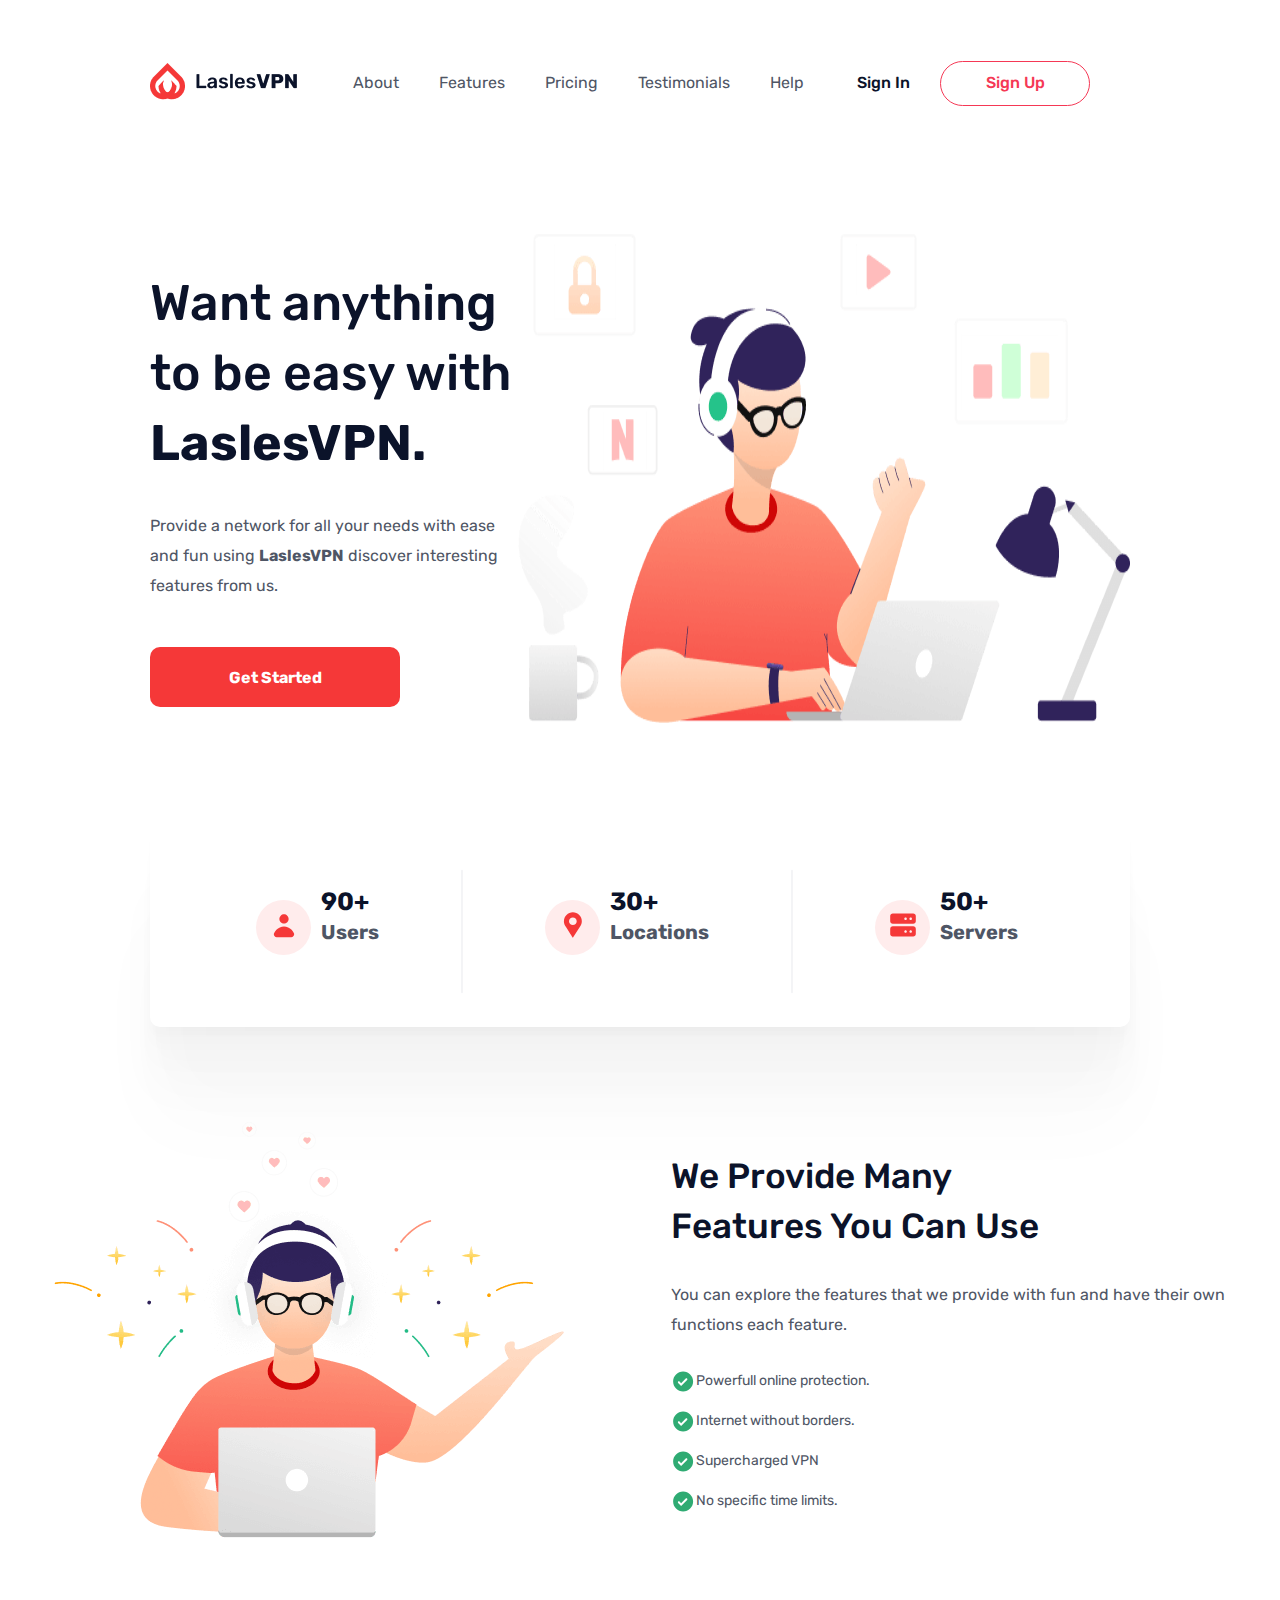
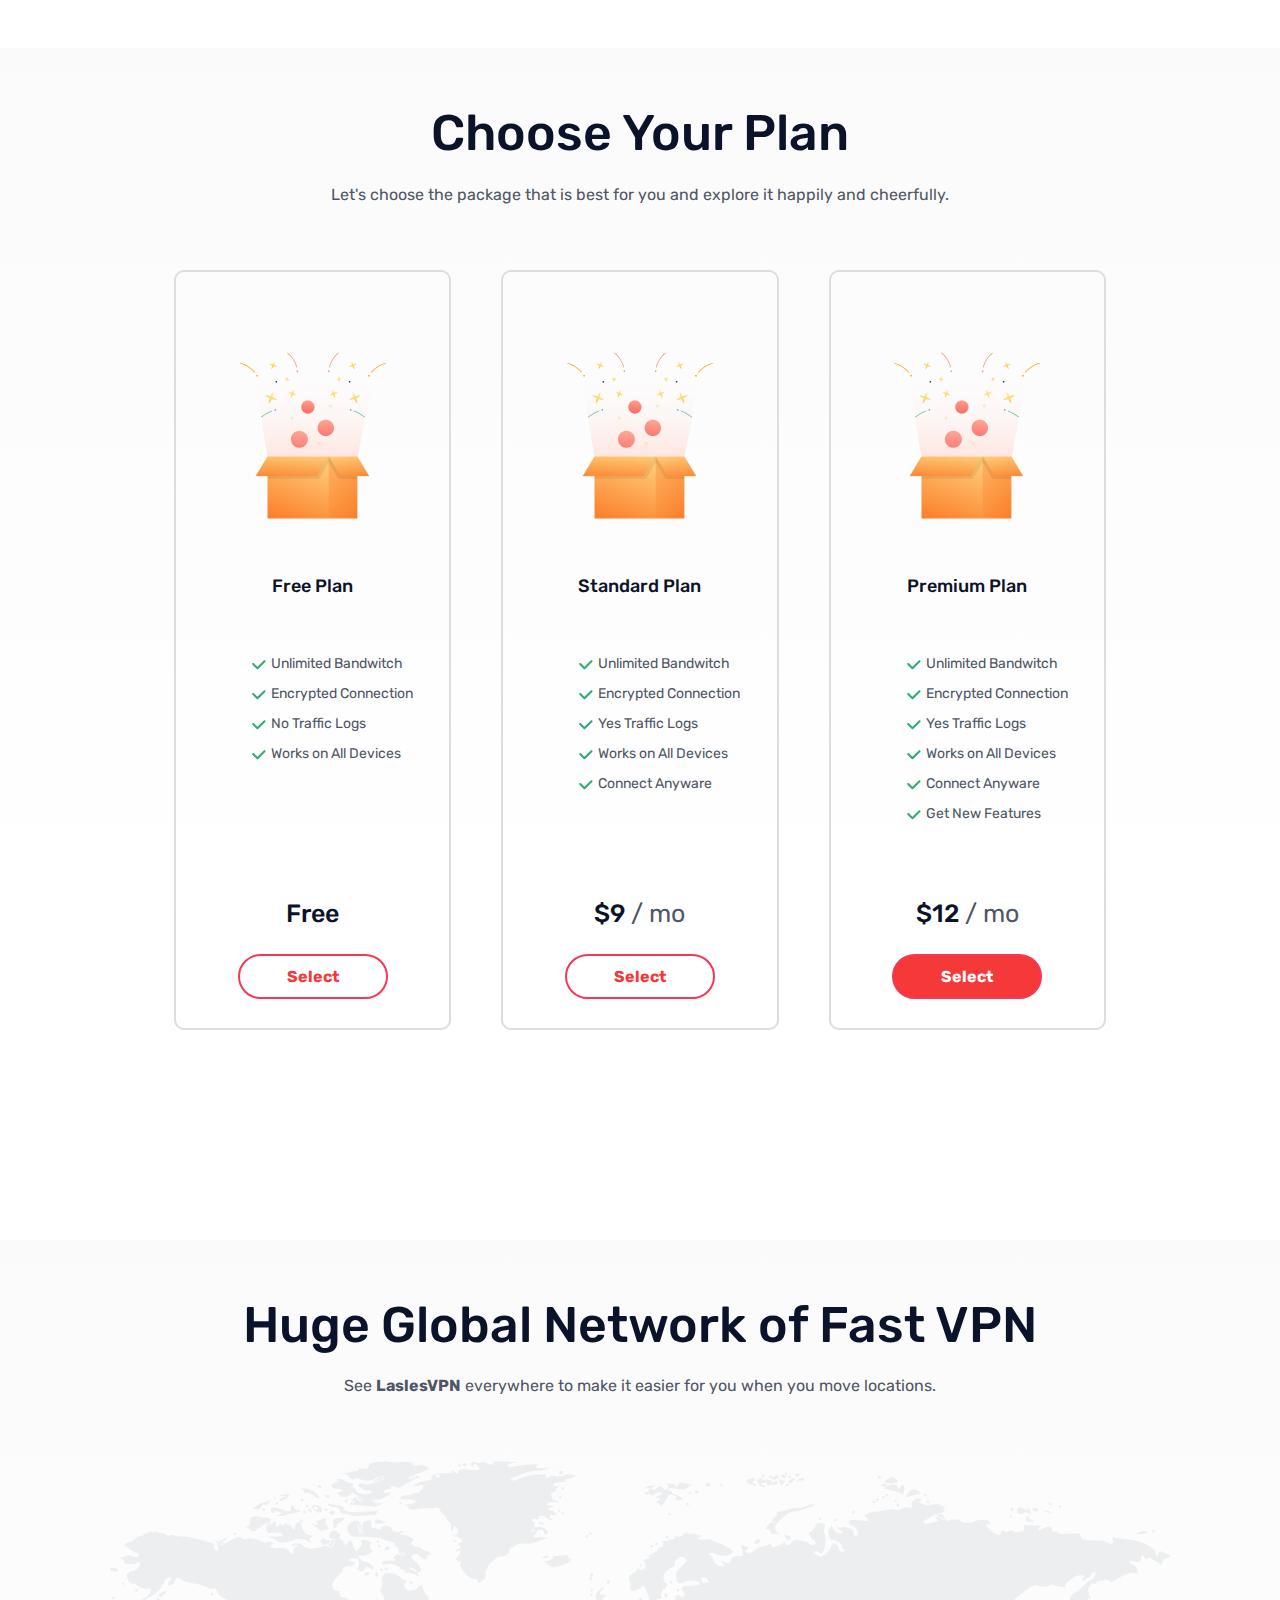
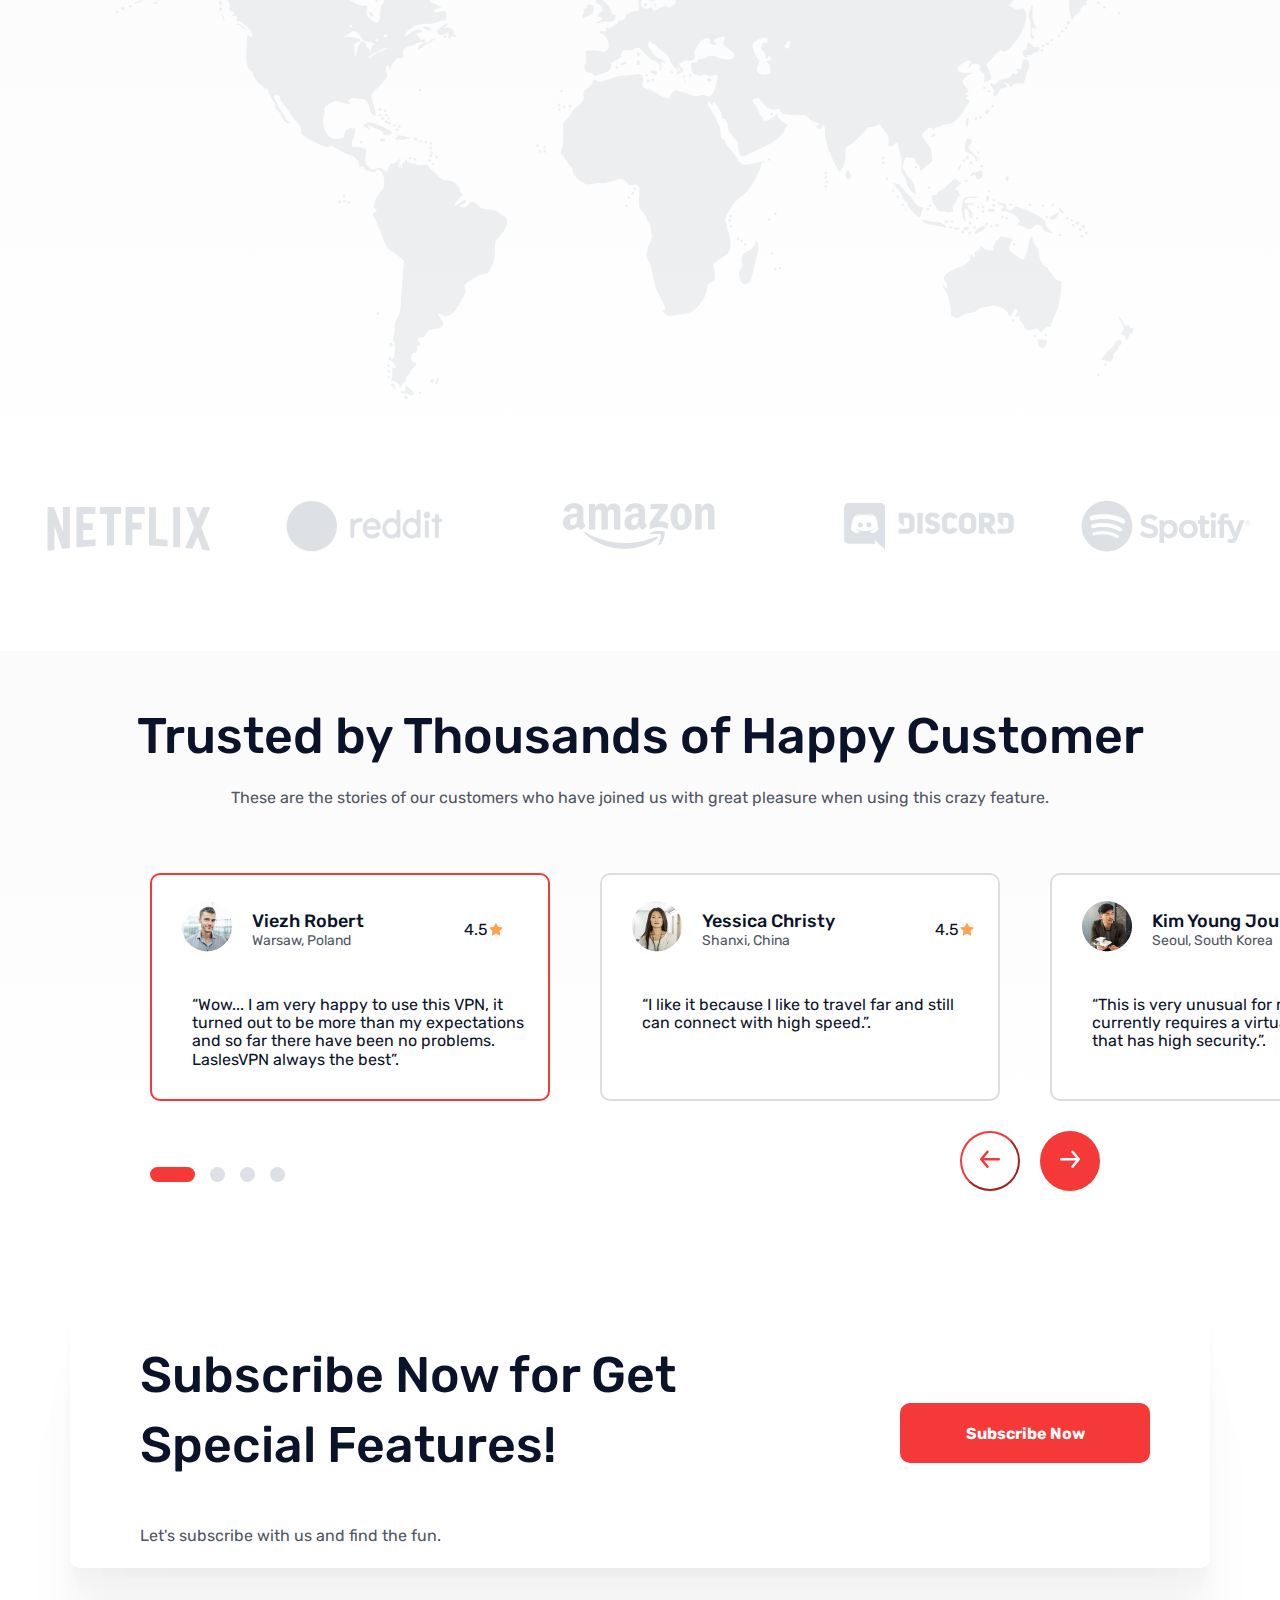
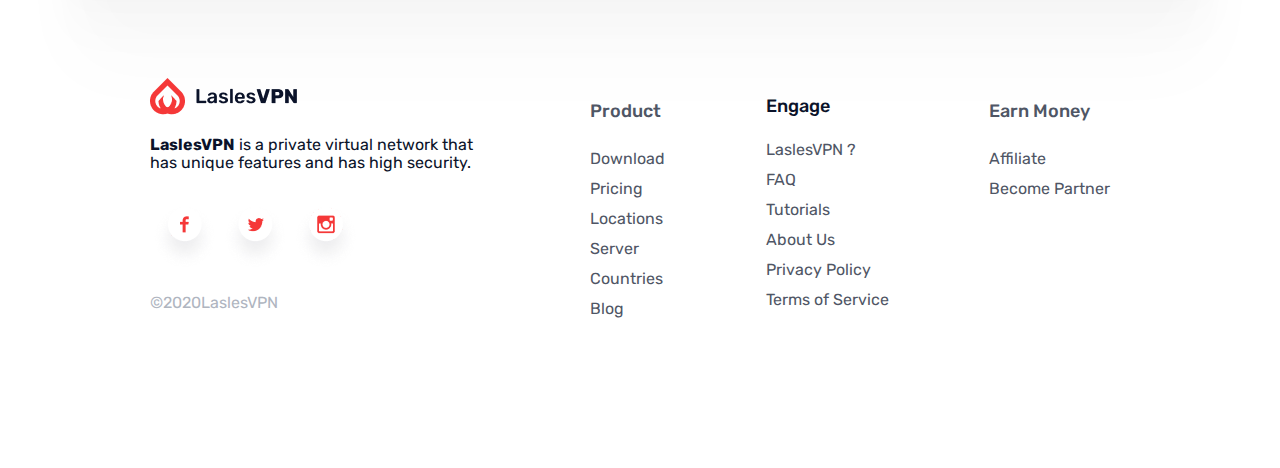
<file: index.html>
<!DOCTYPE html>
<html lang="en">

<head>
    <meta charset="UTF-8">
    <meta name="viewport" content="width=device-width, initial-scale=1.0">
    <link rel="preconnect" href="https://fonts.googleapis.com">
    <link rel="preconnect" href="https://fonts.gstatic.com" crossorigin>
    <link
        href="https://fonts.googleapis.com/css2?family=Inter:wght@400;600;700;800&family=Roboto:ital,wght@0,500;1,400&family=Rubik:wght@400;500;700&display=swap"
        rel="stylesheet">
    <link rel="stylesheet" href="styles/normalize.css">
    <link rel="stylesheet" href="styles/styles.css">
    <title>LaslesVPN</title>
</head>

<body>
    <header class="header">
        <div class="wrapper header__wrapper">
            <a href="/" class="header__home-link">
                <img src="assets/Logo_vpn.png" alt="logo LaslesVPN">
            </a>
            <nav class="header__navigation">
                <ul class="header__list">
                    <li class="header__item">
                        About
                    </li>
                    <li>
                        Features
                    </li>
                    <li>
                        Pricing
                    </li>
                    <li>
                        Testimonials
                    </li>
                    <li>
                        Help
                    </li>
                </ul>
            </nav>
            <div class="header__signin">
                <p class="sign-in">
                    Sign In
                </p>
                <button class="nav_button">
                    Sign Up
                </button>
            </div>
        </div>
    </header>
    <main>
        <!-- hero section -->
        <section class="hero">
            <div class="wrapper__hero">
                <div>
                    <h1 class="title">
                        Want anything to be easy with <b>LaslesVPN.</b>
                    </h1>
                    <p class="title_description">
                        Provide a network for all your needs with ease and fun using <b>LaslesVPN</b> discover
                        interesting features from us.
                    </p>
                    <p>
                        <button class="hero_button">
                            Get Started
                        </button>
                    </p>
                </div>
                <img class="hero_img-position" src="assets/hero_img (1).png" alt="title_img">
            </div>
            <ul class="hero_info">
                <li class="hero_info-text">
                    <button class="hero_info-btn">
                        <svg class="icon icon-man_icon">
                            <use xlink:href="./assets/hero_icons.svg#icon-man_icon"></use>
                        </svg>
                    </button>
                    <span class="hero_info-numbers">90+ <p class="hero_info-words">Users</p></span>
                </li>
                <img class="hero_info_vertical-lines" src="assets/vertical_line.svg" alt="vertical line">
                <li class="hero_info-text">
                    <button class="hero_info-btn">
                        <svg class="icon icon-location_icon">
                            <use xlink:href="./assets/hero_icons.svg#icon-location_icon"></use>
                        </svg>
                    </button>
                    <span class="hero_info-numbers">30+ <p class="hero_info-words">Locations</p></span>
                </li>
                <img class="hero_info_vertical-lines" src="assets/vertical_line.svg" alt="vertical line">
                <li class="hero_info-text">
                    <button class="hero_info-btn">
                        <svg class="icon icon-location_icon">
                            <use xlink:href="./assets/hero_icons.svg#icon-folders_icon"></use>
                        </svg>
                    </button>
                    <span class="hero_info-numbers">50+ <p class="hero_info-words">Servers</p></span>
                </li>
            </ul>
        </section>
        <!-- features section -->
        <section class="features">
            <div class="features__text">
                <img src="assets/features_img (1).png" alt="features image">
                <div>
                    <h2 class="features_title">
                        We Provide Many Features You Can Use
                    </h2>
                    <p class="title_description">
                        You can explore the features that we provide with fun and have their own functions each feature.
                    </p>
                    <ul class="features__list">
                        <li class="features_box">
                            <img src="assets/bx_bxs-check-circle.svg" alt="box">
                            Powerfull online protection.
                        </li>
                        <li class="features_box">
                            <img src="assets/bx_bxs-check-circle.svg" alt="box">
                            Internet without borders.
                        </li>
                        <li class="features_box">
                            <img src="assets/bx_bxs-check-circle.svg" alt="box">
                            Supercharged VPN
                        </li>
                        <li class="features_box">
                            <img src="assets/bx_bxs-check-circle.svg" alt="box">
                            No specific time limits.
                        </li>
                    </ul>
                </div>
            </div>
        </section>
        <!-- choose your plan section -->
        <div class="choose-your-plan">
            <h2 class="center_title">
                Choose Your Plan
            </h2>
            <p class="center_title_description">
                Let's choose the package that is best for you and explore it happily and cheerfully.
            </p>
            <div class="three-plans">
                <div class="plan">
                    <img src="assets/Free.png" alt="free plan logo">
                    <p class="plan-tittle">Free Plan</p>
                    <ul>
                        <li class="jam-box">
                            <img src="assets/jam_check.svg" alt="jam check">
                            Unlimited Bandwitch
                        </li>
                        <li class="jam-box">
                            <img src="assets/jam_check.svg" alt="jam check">
                            Encrypted Connection
                        </li>
                        <li class="jam-box">
                            <img src="assets/jam_check.svg" alt="jam check">
                            No Traffic Logs
                        </li>
                        <li class="jam-box">
                            <img src="assets/jam_check.svg" alt="jam check">
                            Works on All Devices
                        </li>
                    </ul>
                    <p class="plan-bottom">
                        Free
                    </p>
                    <button class="plan_button">
                        Select
                    </button>
                </div>
                <div class="plan">
                    <img src="assets/Free.png" alt="free plan logo">
                    <p class="plan-tittle">Standard Plan</p>
                    <ul>
                        <li class="jam-box">
                            <img src="assets/jam_check.svg" alt="jam check">
                            Unlimited Bandwitch
                        </li>
                        <li class="jam-box">
                            <img src="assets/jam_check.svg" alt="jam check">
                            Encrypted Connection
                        </li>
                        <li class="jam-box">
                            <img src="assets/jam_check.svg" alt="jam check">
                            Yes Traffic Logs
                        </li>
                        <li class="jam-box">
                            <img src="assets/jam_check.svg" alt="jam check">
                            Works on All Devices
                        </li>
                        <li class="jam-box">
                            <img src="assets/jam_check.svg" alt="jam check">
                            Connect Anyware
                        </li>
                    </ul>
                    <p class="plan-bottom2">
                        $9 <span class="mo">/ mo</span>
                    </p>
                    <button class="plan_button">
                        Select
                    </button>
                </div>
                <div class="plan">
                    <img src="assets/Free.png" alt="free plan logo">
                    <p class="plan-tittle">Premium Plan</p>
                    <ul>
                        <li class="jam-box">
                            <img src="assets/jam_check.svg" alt="jam check">
                            Unlimited Bandwitch
                        </li>
                        <li class="jam-box">
                            <img src="assets/jam_check.svg" alt="jam check">
                            Encrypted Connection
                        </li>
                        <li class="jam-box">
                            <img src="assets/jam_check.svg" alt="jam check">
                            Yes Traffic Logs
                        </li>
                        <li class="jam-box">
                            <img src="assets/jam_check.svg" alt="jam check">
                            Works on All Devices
                        </li>
                        <li class="jam-box">
                            <img src="assets/jam_check.svg" alt="jam check">
                            Connect Anyware
                        </li>
                        <li class="jam-box">
                            <img src="assets/jam_check.svg" alt="jam check">
                            Get New Features
                        </li>
                    </ul>
                    <p class="plan-bottom3">
                        $12 <span class="mo">/ mo</span>
                    </p>
                    <button class="plan_button-red">
                        Select
                    </button>
                </div>
            </div>
        </div>
        <!-- Map section -->
        <div class="global_map">
            <h2 class="center_title">
                Huge Global Network of Fast VPN
            </h2>
            <p class="center_title_description">
                See <b>LaslesVPN</b> everywhere to make it easier for you when you move locations.
            </p>
            <div class="img_global_map">
                <img src="assets/global_map (1).png" alt="global map">

            </div>
            <ul class="partners">
                <li class="partners_logo">
                    <img src="assets/netflix_logo.png" alt="netflix logo">
                </li>
                <li class="partners_logo">
                    <img src="assets/reddit_logo.png" alt="reddit logo">
                </li>
                <li class="partners_logo">
                    <img src="assets/amazon_logo.png" alt="amazon logo">
                </li>
                <li class="partners_logo">
                    <img src="assets/discord_logo.png" alt="discord logo">
                </li>
                <li class="partners_logo">
                    <img src="assets/spotify_logo.png" alt="spotify logo">
                </li>
            </ul>
        </div>
        <!-- reviews section -->
        <div class="reviews">
            <h2 class="center_title reviews-title-padding">
                Trusted by Thousands of Happy Customer
            </h2>
            <p class="center_title_description">
                These are the stories of our customers who have joined us with great pleasure when using this crazy
                feature.
            </p>
            <div class="comments">
                <div class="comments_border-red">
                    <ul class="first_comment">
                        <li>
                            <img src="assets/robert_photo.png" alt="photo of the first user">
                        </li>
                        <div class="comment_geo">
                            <span class="comment_name">Viezh Robert</span>
                            <p class="comment_city"> Warsaw, Poland</p>
                        </div>
                        <li class="comment_score">
                            4.5
                        </li>
                        <li class="star_score">
                            <img src="assets/star_logo.png" alt="star logo">
                        </li>
                    </ul>
                    <p class="comment_text">
                        “Wow... I am very happy to use this VPN, it turned out to be more than my expectations and
                        so
                        far
                        there have been no problems. LaslesVPN always the best”.
                    </p>
                </div>
                <div class="comments_border">
                    <ul class="first_comment">
                        <li>
                            <img src="assets/christy_photo.png" alt="photo of the second user">
                        </li>
                        <div class="comment_geo">
                            <span class="comment_name">Yessica Christy</span>
                            <p class="comment_city"> Shanxi, China</p>
                        </div>
                        <li class="comment_score">
                            4.5
                        </li>
                        <li class="star_score">
                            <img src="assets/star_logo.png" alt="star logo">
                        </li>
                    </ul>
                    <p class="comment_text">
                        “I like it because I like to travel far and still can connect with high speed.”.
                    </p>
                </div>
                <div class="comments_border">
                    <ul class="first_comment">
                        <li>
                            <img src="assets/kim_photo.png" alt="photo of the third user">
                        </li>
                        <div class="comment_geo">
                            <span class="comment_name">Kim Young Jou</span>
                            <p class="comment_city"> Seoul, South Korea</p>
                        </div>
                        <li class="comment_score">
                            4.5
                        </li>
                        <li class="star_score">
                            <img src="assets/star_logo.png" alt="star logo">
                        </li>
                    </ul>
                    <p class="comment_text">
                        “This is very unusual for my business that currently requires a virtual private network that
                        has
                        high security.”.
                    </p>
                </div>
            </div>
            <div class="nespan-block">
                <div class="comment_part">
                    <ul class="comment_part-list">
                        <li class="red-line"></li>
                        <li class="gray-circle"></li>
                        <li class="gray-circle"></li>
                        <li class="gray-circle"></li>
                    </ul>
                </div>
                <div class="arrows">
                    <button class="left-arrow"> <svg xmlns="http://www.w3.org/2000/svg" width="30" height="31" viewBox="0 0 30 31" fill="none">
                        <path d="M23.75 14.0029H8.925L13.4625 8.55291C13.6747 8.29764 13.7768 7.96854 13.7463 7.638C13.7158 7.30747 13.5553 7.00258 13.3 6.79041C13.0447 6.57823 12.7156 6.47616 12.3851 6.50663C12.0546 6.53711 11.7497 6.69764 11.5375 6.95291L5.2875 14.4529C5.24545 14.5126 5.20785 14.5752 5.175 14.6404C5.175 14.7029 5.175 14.7404 5.0875 14.8029C5.03084 14.9462 5.00118 15.0988 5 15.2529C5.00118 15.407 5.03084 15.5596 5.0875 15.7029C5.0875 15.7654 5.0875 15.8029 5.175 15.8654C5.20785 15.9306 5.24545 15.9933 5.2875 16.0529L11.5375 23.5529C11.655 23.694 11.8022 23.8075 11.9686 23.8853C12.1349 23.963 12.3164 24.0032 12.5 24.0029C12.7921 24.0035 13.0751 23.9018 13.3 23.7154C13.4266 23.6105 13.5312 23.4816 13.6079 23.3362C13.6846 23.1907 13.7318 23.0316 13.7469 22.8679C13.762 22.7042 13.7447 22.5391 13.6959 22.3821C13.6471 22.2251 13.5678 22.0792 13.4625 21.9529L8.925 16.5029H23.75C24.0815 16.5029 24.3995 16.3712 24.6339 16.1368C24.8683 15.9024 25 15.5844 25 15.2529C25 14.9214 24.8683 14.6034 24.6339 14.369C24.3995 14.1346 24.0815 14.0029 23.75 14.0029Z" fill="#F53838"/>
                        </svg></button>
                    <button class="right-arrow"> <svg xmlns="http://www.w3.org/2000/svg" width="30" height="31" viewBox="0 0 30 31" fill="none">
                        <path d="M6.25 14.0029H21.075L16.5375 8.55291C16.3253 8.29764 16.2232 7.96854 16.2537 7.638C16.2842 7.30747 16.4447 7.00258 16.7 6.79041C16.9553 6.57823 17.2844 6.47616 17.6149 6.50663C17.9454 6.53711 18.2503 6.69764 18.4625 6.95291L24.7125 14.4529C24.7545 14.5126 24.7922 14.5752 24.825 14.6404C24.825 14.7029 24.825 14.7404 24.9125 14.8029C24.9692 14.9462 24.9988 15.0988 25 15.2529C24.9988 15.407 24.9692 15.5596 24.9125 15.7029C24.9125 15.7654 24.9125 15.8029 24.825 15.8654C24.7922 15.9306 24.7545 15.9933 24.7125 16.0529L18.4625 23.5529C18.345 23.694 18.1978 23.8075 18.0314 23.8853C17.8651 23.963 17.6836 24.0032 17.5 24.0029C17.2079 24.0035 16.9249 23.9018 16.7 23.7154C16.5734 23.6105 16.4688 23.4816 16.3921 23.3362C16.3154 23.1907 16.2682 23.0316 16.2531 22.8679C16.238 22.7042 16.2553 22.5391 16.3041 22.3821C16.3529 22.2251 16.4322 22.0792 16.5375 21.9529L21.075 16.5029H6.25C5.91848 16.5029 5.60054 16.3712 5.36612 16.1368C5.13169 15.9024 5 15.5844 5 15.2529C5 14.9214 5.13169 14.6034 5.36612 14.369C5.60054 14.1346 5.91848 14.0029 6.25 14.0029Z" fill="white"/>
                        </svg> </button>
                </div>
            </div>
        </div>
        <!-- subcribe cection -->
        <div class="subcribe">
            <div class="subcribe-block">
                <div>
                    <h2 class="title">
                        Subscribe Now for Get Special Features!
                    </h2>
                    <p class="title_description">
                        Let's subscribe with us and find the fun.
                    </p>
                </div>
                <div class="red_btn">
                    <button class="red-btn">
                        Subscribe Now
                    </button>
                </div>
            </div>
        </div>
    </main>
    <!-- footer section -->
    <footer>
        <div class="footer">
            <div class="vpn_footer">
                <a href="/" class="header__home-link">
                    <img src="assets/Logo_vpn.png" alt="logo LaslesVPN">
                </a>
                <p> <b>LaslesVPN</b> is a private virtual network that has unique features and has high security.</p>
                <ul class="social_logo">
                    <li>
                        <img src="assets/Facebook.png" alt="facebook logo">
                    </li>
                    <li>
                        <img src="assets/Twitter.png" alt="twitter logo">
                    </li>
                    <li>
                        <img src="assets/Instagram.png" alt="Instagram logo">
                    </li>
                </ul>
                <p class="rights">©2020LaslesVPN</p>
            </div>
            <div class="footer_product">
                <ul class="footer_list">
                    <p class="footer_titles">Product</p>
                    <li>
                        Download
                    </li>
                    <li>
                        Pricing
                    </li>
                    <li>
                        Locations
                    </li>
                    <li>
                        Server
                    </li>
                    <li>
                        Countries
                    </li>
                    <li>
                        Blog
                    </li>
                </ul>
            </div>
            <div class="footer_engage">
                <p class="footer_titles">Engage</p>
                <ul class="footer_list">
                    <li>
                        LaslesVPN ?
                    </li>
                    <li>
                        FAQ
                    </li>
                    <li>
                        Tutorials
                    </li>
                    <li>
                        About Us
                    </li>
                    <li>
                        Privacy Policy
                    </li>
                    <li>
                        Terms of Service
                    </li>
                </ul>
            </div>
            <div class="footer_earn">
                <ul class="footer_list">
                    <p class="footer_titles">Earn Money</p>
                    <li>
                        Affiliate
                    </li>
                    <li>
                        Become Partner
                    </li>
                </ul>
            </div>
        </div>
    </footer>
</body>

</html>
</file>
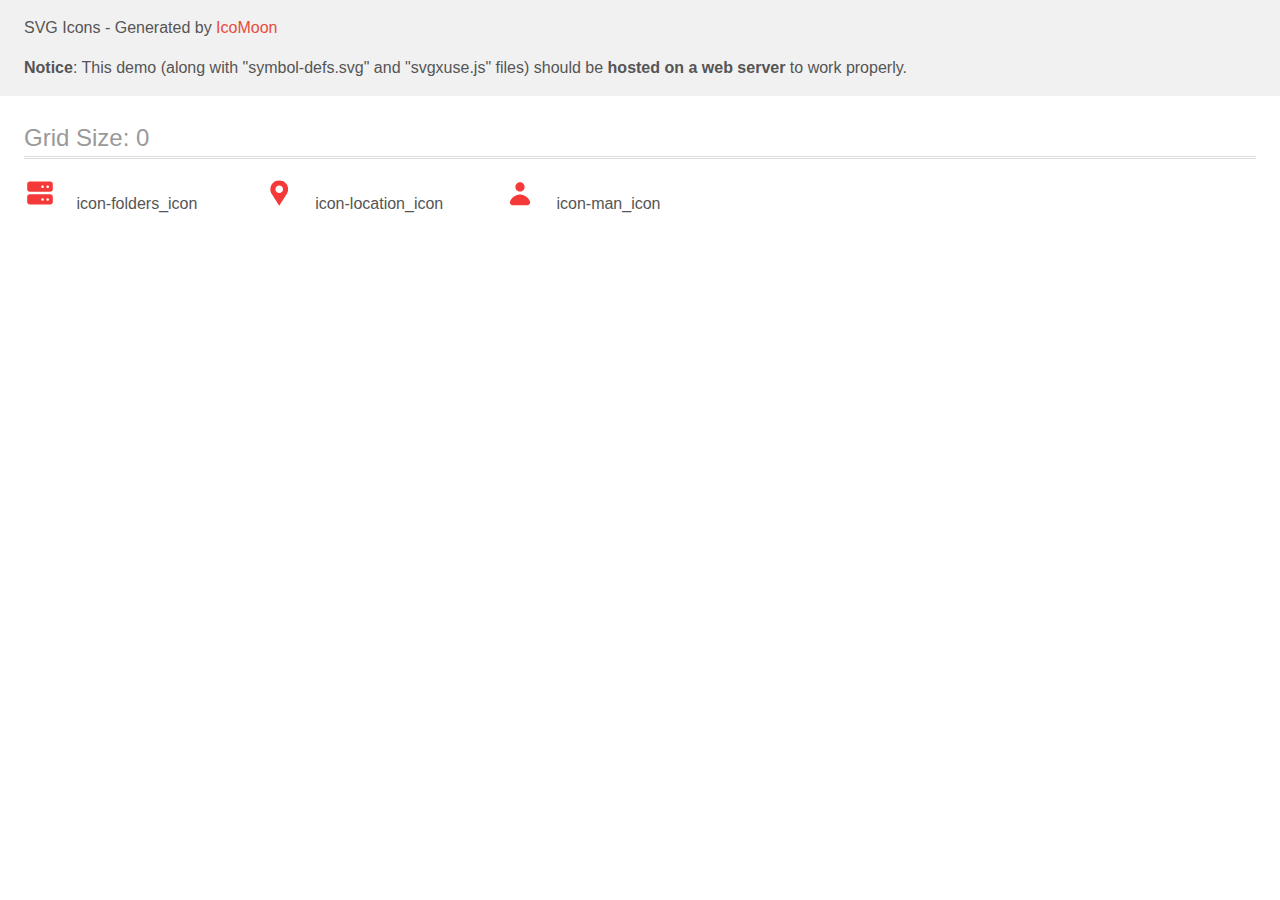
<file: assets/svg_icons/demo-external-svg.html>
<!doctype html>
<html>
<head>
    <title>IcoMoon - SVG Icons</title>
    <meta charset="utf-8">
    <meta name="viewport" content="width=device-width, initial-scale=1">
    <link rel="stylesheet" href="demo-files/demo.css">
    <link rel="stylesheet" href="style.css">
</head>
<body>
<header class="bgc1 clearfix">
<div class="mhl">
    <p>SVG Icons - Generated by <a href="https://icomoon.io/app">IcoMoon</a></p><p><strong>Notice</strong>: This demo (along with "symbol-defs.svg" and "svgxuse.js" files) should be <b>hosted on a web server</b> to work properly.</p>
</div>
</header>
    <div class="clearfix mhl ptl">
        <h1 class="mvm mtn fgc1">Grid Size: 0</h1>
        <div class="glyph fs1">
            <div class="clearfix pbs">
                <svg class="icon icon-folders_icon"><use xlink:href="symbol-defs.svg#icon-folders_icon"></use></svg><span class="name"> icon-folders_icon</span>
            </div>
        </div>
        <div class="glyph fs1">
            <div class="clearfix pbs">
                <svg class="icon icon-location_icon"><use xlink:href="symbol-defs.svg#icon-location_icon"></use></svg><span class="name"> icon-location_icon</span>
            </div>
        </div>
        <div class="glyph fs1">
            <div class="clearfix pbs">
                <svg class="icon icon-man_icon"><use xlink:href="symbol-defs.svg#icon-man_icon"></use></svg><span class="name"> icon-man_icon</span>
            </div>
        </div>
  </div>
<script defer src="svgxuse.js"></script>
</body>
</html>
</file>
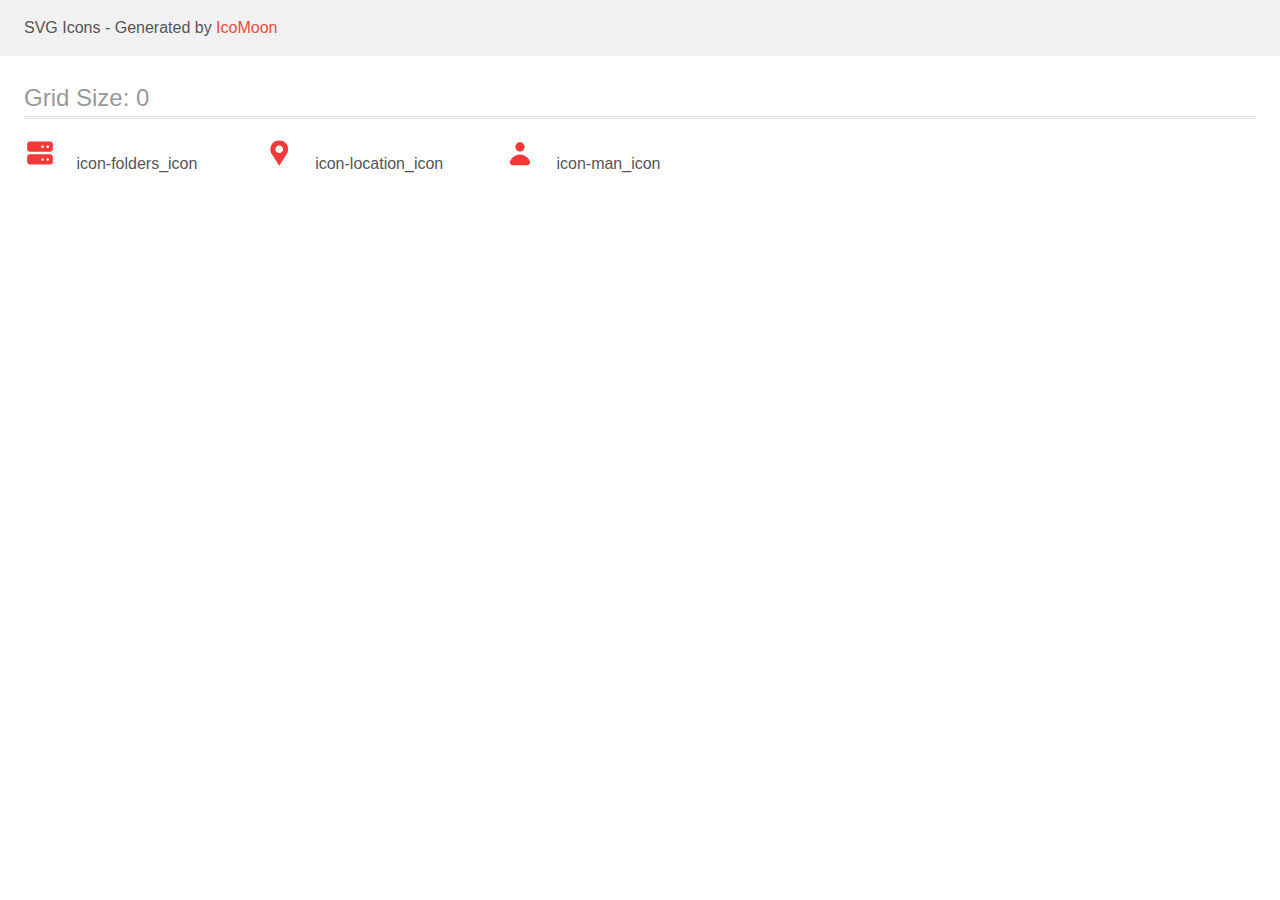
<file: assets/svg_icons/demo.html>
<!doctype html>
<html>
<head>
    <title>IcoMoon - SVG Icons</title>
    <meta charset="utf-8">
    <meta name="viewport" content="width=device-width, initial-scale=1">
    <link rel="stylesheet" href="demo-files/demo.css">
    <link rel="stylesheet" href="style.css">
</head>
<body>
<svg aria-hidden="true" style="position: absolute; width: 0; height: 0; overflow: hidden;" version="1.1" xmlns="http://www.w3.org/2000/svg" xmlns:xlink="http://www.w3.org/1999/xlink">
<defs>
<symbol id="icon-folders_icon" viewBox="0 0 32 32">
<path fill="#f53838" style="fill: var(--color1, #f53838)" d="M26.24 4.543h-20.48c-0.679 0-1.33 0.27-1.81 0.75s-0.75 1.131-0.75 1.81v5.12c0 0.679 0.27 1.33 0.75 1.81s1.131 0.75 1.81 0.75h20.48c0.679 0 1.33-0.27 1.81-0.75s0.75-1.131 0.75-1.81v-5.12c0-0.679-0.27-1.33-0.75-1.81s-1.131-0.75-1.81-0.75zM19.84 9.663c0 0.707-0.573 1.28-1.28 1.28s-1.28-0.573-1.28-1.28c0-0.707 0.573-1.28 1.28-1.28s1.28 0.573 1.28 1.28zM24.96 9.663c0 0.707-0.573 1.28-1.28 1.28s-1.28-0.573-1.28-1.28c0-0.707 0.573-1.28 1.28-1.28s1.28 0.573 1.28 1.28zM26.24 17.343h-20.48c-0.679 0-1.33 0.27-1.81 0.75s-0.75 1.131-0.75 1.81v5.12c0 0.679 0.27 1.33 0.75 1.81s1.131 0.75 1.81 0.75h20.48c0.679 0 1.33-0.27 1.81-0.75s0.75-1.131 0.75-1.81v-5.12c0-0.679-0.27-1.33-0.75-1.81s-1.131-0.75-1.81-0.75zM19.84 22.463c0 0.707-0.573 1.28-1.28 1.28s-1.28-0.573-1.28-1.28c0-0.707 0.573-1.28 1.28-1.28s1.28 0.573 1.28 1.28zM24.96 22.463c0 0.707-0.573 1.28-1.28 1.28s-1.28-0.573-1.28-1.28c0-0.707 0.573-1.28 1.28-1.28s1.28 0.573 1.28 1.28z"></path>
</symbol>
<symbol id="icon-location_icon" viewBox="0 0 31 32">
<path fill="#f53838" style="fill: var(--color1, #f53838)" d="M24.32 12.223c0-1.177-0.232-2.342-0.682-3.429s-1.11-2.075-1.942-2.907c-0.832-0.832-1.82-1.492-2.907-1.942s-2.252-0.682-3.429-0.682c-1.177 0-2.342 0.232-3.429 0.682s-2.075 1.11-2.907 1.942c-0.832 0.832-1.492 1.82-1.942 2.907s-0.682 2.252-0.682 3.429c0 1.775 0.525 3.427 1.414 4.819h-0.010c3.021 4.73 7.556 11.821 7.556 11.821l7.556-11.821h-0.009c0.922-1.438 1.412-3.111 1.413-4.819zM15.36 16.063c-1.018 0-1.995-0.405-2.715-1.125s-1.125-1.697-1.125-2.715c0-1.018 0.405-1.995 1.125-2.715s1.697-1.125 2.715-1.125c1.018 0 1.995 0.405 2.715 1.125s1.125 1.697 1.125 2.715c0 1.018-0.405 1.995-1.125 2.715s-1.697 1.125-2.715 1.125z"></path>
</symbol>
<symbol id="icon-man_icon" viewBox="0 0 32 32">
<path fill="#f53838" style="fill: var(--color1, #f53838)" d="M16 14.527c1.222 0 2.394-0.486 3.258-1.35s1.35-2.036 1.35-3.258-0.485-2.394-1.35-3.258c-0.864-0.864-2.036-1.35-3.258-1.35s-2.394 0.486-3.258 1.35c-0.864 0.864-1.35 2.036-1.35 3.258s0.485 2.394 1.35 3.258c0.864 0.864 2.036 1.35 3.258 1.35zM9.47 28.351c-2.332 0-4.296-1.96-3.404-4.115 0.54-1.304 1.332-2.49 2.331-3.488s2.184-1.79 3.488-2.331c1.304-0.54 2.703-0.818 4.115-0.818s2.81 0.278 4.115 0.818c1.305 0.54 2.49 1.332 3.488 2.331s1.79 2.184 2.331 3.488c0.892 2.154-1.072 4.115-3.404 4.115h-13.059z"></path>
</symbol>
</defs>
</svg>

<header class="bgc1 clearfix">
<div class="mhl">
    <p>SVG Icons - Generated by <a href="https://icomoon.io/app">IcoMoon</a></p>
</div>
</header>
    <div class="clearfix mhl ptl">
        <h1 class="mvm mtn fgc1">Grid Size: 0</h1>
        <div class="glyph fs1">
            <div class="clearfix pbs">
                <svg class="icon icon-folders_icon"><use xlink:href="#icon-folders_icon"></use></svg><span class="name"> icon-folders_icon</span>
            </div>
        </div>
        <div class="glyph fs1">
            <div class="clearfix pbs">
                <svg class="icon icon-location_icon"><use xlink:href="#icon-location_icon"></use></svg><span class="name"> icon-location_icon</span>
            </div>
        </div>
        <div class="glyph fs1">
            <div class="clearfix pbs">
                <svg class="icon icon-man_icon"><use xlink:href="#icon-man_icon"></use></svg><span class="name"> icon-man_icon</span>
            </div>
        </div>
  </div>
<script defer src="svgxuse.js"></script>
</body>
</html>
</file>
<file: styles/styles.css>
* {
    box-sizing: border-box;
}

body {
    font-weight: 400;
    font-size: 16px;
    font-family: rubik;
    color: #0B132A;
}

ul {
    list-style: none;
    padding: 0;
}

a {
    text-decoration: none;
}

/* header block */

.header {
    max-width: 1440px;
    margin: 0 auto;
    padding-left: 150px;
    padding-right: 150px;
}

.header__wrapper {
    padding: 58px 40px 0px 0px;
    display: flex;
    justify-content: space-between;
    align-items: center;
}

.header__list {
    display: flex;
    gap: 40px;
    color: #4F5665;
}

.header__signin {
    display: flex;
    align-items: center;
    gap: 30px;
}

.sign-in {
    font-weight: 500;
}

.nav_button {
    width: 150px;
    height: 45px;
    border-radius: 50px;
    border: 1px solid #F53855;
    background: #FFF;
    color: #F53855;
    font-weight: 500;
}

/* hero block */

.hero {
    max-width: 1440px;
    margin: 0 auto;

    margin-top: -130px;
    padding-top: 130px;
    padding-left: 150px;
    padding-right: 150px;
}

.wrapper__hero {
    margin-top: 126px;
    display: flex;
    justify-content: space-between;
}

.title {
    max-width: 555px;
    font-size: 50px;
    font-weight: 500;
    line-height: 70px;
}

.title_description {
    padding-top: 20px;
    margin-top: -20px;
    max-width: 555px;
    color: #4F5665;
    line-height: 30px;
}

.hero_button {
    width: 250px;
    height: 60px;
    border-radius: 10px;
    border: none;
    background: #F53838;
    color: #FFF;
    font-weight: 700;
    line-height: 25px;
    margin-top: 30px;
}

.hero_info {
    margin: 104px 0px 95px 0px;
    max-width: 1140px;
    height: 200px;
    display: flex;
    justify-content: space-between;
    border-radius: 10px;
    background: #FFF;
    padding: 72px 112px 72px 106px;
    box-shadow: 0px 1.852px 3.148px 0px rgba(0, 0, 0, 0.00), 0px 8.148px 6.519px 0px rgba(0, 0, 0, 0.01), 0px 20px 13px 0px rgba(0, 0, 0, 0.01), 0px 38.519px 25.481px 0px rgba(0, 0, 0, 0.01), 0px 64.815px 46.852px 0px rgba(0, 0, 0, 0.02), 0px 100px 80px 0px rgba(0, 0, 0, 0.02);

}

.hero_info-text {
    display: flex;
    gap: 10px;
    justify-content: center;
    align-items: center;
}

.hero_info-btn {
    width: 55px;
    height: 55px;
    border-radius: 70px;
    background: #FFECEC;
    border: none;
}

.icon {
    display: inline-block;
    width: 2em;
    height: 2em;
    stroke-width: 0;
    stroke: currentColor;
    fill: currentColor;
}

.hero_info-numbers {
    font-size: 25px;
    font-weight: 700;
    line-height: 30px;
}

.hero_info-words {
    color: #4F5665;
    font-size: 20px;
    line-height: 30px;
    margin-top: -0px;
}

.hero_info_vertical-lines {
    height: 125px;
    margin-top: -30px;
}

/* features block */

.features {
    max-width: 1440px;
    margin: 0 auto;
    margin-top: -100px;
    padding-top: 100px;
}

.features__text {
    display: flex;
    justify-content: space-around;

}

.features_title {
    width: 383.406px;
    font-size: 35px;
    font-weight: 500;
    line-height: 50px;
}
.features_box {
    display: flex;
    align-items: center;
    color: #4F5665;
    font-size: 14px;
    line-height: 30px;
    padding-top: 10px;
}


/* choose your plan block */

.choose-your-plan {
    max-width: 1440px;
    margin: 0 auto;
    background: linear-gradient(180deg, #F8F8F8 -45.04%, rgba(248, 248, 248, 0.00) 88.56%);
    margin-top: -100px;

}

.center_title {
    margin-top: 210px;
    padding-top: 50px;
    text-align: center;
    font-size: 50px;
    font-weight: 500;
    line-height: 70px;
}

.center_title_description {
    text-align: center;
    color: #4F5665;
    line-height: 30px;
    margin-bottom: 60px;
    margin-top: -30px;
    
}

.three-plans {
    display: flex;
    justify-content: space-between;
    gap: 50px;
    margin-left: 174px;
    margin-right: 174px;
}

.plan {

    padding-top: 80px;
    width: 330px;
    height: 760px;
    border-radius: 10px;
    border: 2px solid #DDD;
    text-align: center;
}

.plan-tittle {
    padding: 30px;
    font-size: 18px;
    font-weight: 500;
    line-height: 30px;
}

.jam-box {
    padding-left: 70px;
    display: flex;
    align-items: center;
    color: #4F5665;
    font-size: 14px;
    line-height: 30px;
}

.plan-bottom {
    margin-top: 130px;
    font-size: 25px;
    font-weight: 500;
    line-height: 30px;
}

.plan-bottom2 {
    margin-top: 100px;
    font-size: 25px;
    font-weight: 500;
    line-height: 30px;
}

.plan-bottom3 {
    margin-top: 70px;
    font-size: 25px;
    font-weight: 500;
    line-height: 30px;
}

.mo {
    color: #4F5665;
    font-weight: 400;
}

.plan_button {
    width: 150px;
    height: 45px;
    border-radius: 50px;
    border: 2px solid #F53855;
    background: #FFF;
    color: #F53838;
    font-weight: 700;
}

.plan_button-red {
    width: 150px;
    height: 45px;
    border-radius: 50px;
    border: 2px solid #F53855;
    background: #F53838;
    color: #FFF;
    font-weight: 700;
}

/* global map block */

.global_map {
    max-width: 1440px;
    margin: 0 auto;
    background: linear-gradient(180deg, #F8F8F8 -45.04%, rgba(248, 248, 248, 0.00) 88.56%);
}

.img_global_map {
    text-align: center;
}

.partners {
    display: flex;
    justify-content: space-around;
    align-items: center;
}

/* reviews block */

.reviews {
    max-width: 1440px;
    margin: 0 auto;
    overflow: hidden;
    background: linear-gradient(180deg, #F8F8F8 -45.04%, rgba(248, 248, 248, 0.00) 88.56%);
    margin-top: 0px;
}

.reviews-title-padding {
    margin-top: 0px;
    padding-top: 50px;
}

.comments {
    display: flex;
    list-style: none;
    gap: 50px;
}

.first_comment {
    display: flex;
    width: 455px;

}

.comments_border-red {
    margin-left: 150px;
    width: 400px;
    padding: 10px 0px 0px 30px;
    border-radius: 10px;
    border: 2px solid #F53838;
    background: #FFF;
}

.comments_border {
    width: 400px;
    padding: 10px 0px 0px 30px;
    border-radius: 10px;
    border: 2px solid #DDD;
    ;
    background: #FFF;
}

.comment_text {
    width: 340px;
    margin: 10px 30px 30px 10px;
}

.comment_geo {
    padding: 20px;
    line-height: 0px;
}

.comment_score {
    margin: 20px 0px 0px 80px;
}

.star_score {
    margin: 20px 30px 0px 0px
}

.comment_name {
    font-size: 18px;
    font-weight: 500;
}

.comment_city {
    color: #4F5665;
    font-size: 14px;
    line-height: 10px;
}

/* nespan block */

.nespan-block {
    display: flex;
    justify-content: space-between;
    padding: 50px 180px 0px 150px;
}

.comment_part {
    display: flex;
    
}
.comment_part-list{
    display: flex;
    gap: 15px;
}
.red-line {
    width: 45px;
    height: 15px;
    border-radius: 70px;
    background-color: #F53838;
}
.gray-circle{
    width: 15px;
    height: 15px;
    border-radius: 70px;
    background-color: #DDE0E4;
}
.arrows {
    display: flex;
    gap: 20px;
    margin-top: -20px;
}

.left-arrow {
    width: 60px;
    height: 60px;
    border-radius: 70px;
    background-color: #FFF;
    border-color: #F53838;
    /* чогось бордер вперемішку з чорним кольором. не знаю, як це виправити. */

}

.right-arrow {
    width: 60px;
    height: 60px;
    border-radius: 70px;
    background: #F53838;
    border: none;
}

/* subscribe block */

.subcribe {
    margin: 0 auto;
    margin-top: 100px;
}

.subcribe-block {
    margin: 0 auto;
    max-width: 1140px;
    height: 270px;
    display: flex;
    justify-content: space-between;
    border-radius: 10px;
    padding: 0px 60px 0px 70px;
    box-shadow: 0px 1.852px 3.148px 0px rgba(0, 0, 0, 0.00), 0px 8.148px 6.519px 0px rgba(0, 0, 0, 0.01), 0px 20px 13px 0px rgba(0, 0, 0, 0.01), 0px 38.519px 25.481px 0px rgba(0, 0, 0, 0.01), 0px 64.815px 46.852px 0px rgba(0, 0, 0, 0.02), 0px 100px 80px 0px rgba(0, 0, 0, 0.02);

}

.red_btn {
    display: flex;
    align-items: center;
}

.red-btn {
    width: 250px;
    height: 60px;
    border-radius: 10px;
    border: none;
    background: #F53838;
    color: #FFF;
    font-weight: 700;
    line-height: 25px;
}

/* footer block */

.footer {
    padding-left: 150px;
    max-width: 1440px;
    margin: 0 auto;
    margin-top: -240px;
    padding: 350px 170px 0px 150px;
    display: flex;
    justify-content: space-between;
}

.vpn_footer {
    max-width: 340px;
}

.social_logo {
    margin-top: 30px;
    display: flex;
}

.rights {
    color: #AFB5C0;
    padding-bottom: 140px;
}

.footer_titles {
    font-size: 18px;
    font-weight: 500;
}

.footer_list {
    color: #4F5665;
    line-height: 30px;
}


/* Зображення
1.hero_img.png - було 82кб, стало 20кб
2. features_img.png - було 81 кб, стало 17кб
3. global_map.png - було 66кб, стало 21кб   */
</file>
<file: assets/svg_icons/demo-files/demo.css>
body {
  padding: 0;
  margin: 0;
  font-family: sans-serif;
  font-size: 1em;
  line-height: 1.5;
  color: #555;
  background: #fff;
}
h1 {
  font-size: 1.5em;
  font-weight: normal;
  box-shadow: 0 1px #ddd, 0 2px #fff, 0 3px #ddd;
}
small {
  font-size: .66666667em;
}
a {
  color: #e74c3c;
  text-decoration: none;
}
a:hover, a:focus {
  box-shadow: 0 1px #e74c3c;
}
.bshadow0, input {
  box-shadow: inset 0 -2px #e7e7e7;
}
input:hover {
  box-shadow: inset 0 -2px #ccc;
}
input, fieldset {
  font-size: 1em;
  margin: 0;
  padding: 0;
  border: 0;
}
input {
  color: inherit;
  line-height: 1.5;
  height: 1.5em;
  padding: .25em 0;
}
input:focus {
  outline: none;
  box-shadow: inset 0 -2px #449fdb;
}
.glyph {
  font-size: 16px;
  margin-right: 1.5em;
  float: left;
  width: 6em;
}
svg {
  color: #000;
}
.liga {
  width: 80%;
  width: calc(100% - 2.5em);
}
.talign-right {
  text-align: right;
}
.talign-center {
  text-align: center;
}
.bgc1 {
  background: #f1f1f1;
}
.fgc0 {
  color: #000;
}
.fgc1 {
  color: #999;
}
p {
  margin-top: 1em;
  margin-bottom: 1em;
}
.mvm {
  margin-top: .75em;
  margin-bottom: .75em;
}
.mtn {
  margin-top: 0;
}
.mtl, .mal {
  margin-top: 1.5em;
}
.mbl, .mal {
  margin-bottom: 1.5em;
}
.mal, .mhl {
  margin-left: 1.5em;
  margin-right: 1.5em;
}
.mhmm {
  margin-left: 1em;
  margin-right: 1em;
}
.ptl {
  padding-top: 1.5em;
}
.pbs, .pvs {
  padding-bottom: .25em;
}
.pvs, .pts {
  padding-top: .25em;
}
.unit {
  float: left;
}
.unitRight {
  float: right;
}
.size1of2 {
  width: 50%;
}
.size1of1 {
  width: 100%;
}
.clearfix:before, .clearfix:after {
  content: " ";
  display: table;
}
.clearfix:after {
  clear: both;
}
.hidden-true {
  display: none;
}
.textbox0 {
  width: 3em;
  background: #f1f1f1;
  padding: .25em .5em;
  line-height: 1.5;
  height: 1.5em;
}
.fs0 {
  font-size: 16px;
}
.fs1 {
  font-size: 32px;
}
.name {
  font-size: 0.5em;
  margin-left: 1em;
}
</file>
<file: assets/svg_icons/style.css>
.icon {
  display: inline-block;
  width: 1em;
  height: 1em;
  stroke-width: 0;
  stroke: currentColor;
  fill: currentColor;
}

/* ==========================================
Single-colored icons can be modified like so:
.icon-name {
  font-size: 32px;
  color: red;
}
========================================== */

.icon-location_icon {
  width: 0.9599609375em;
}
</file>
